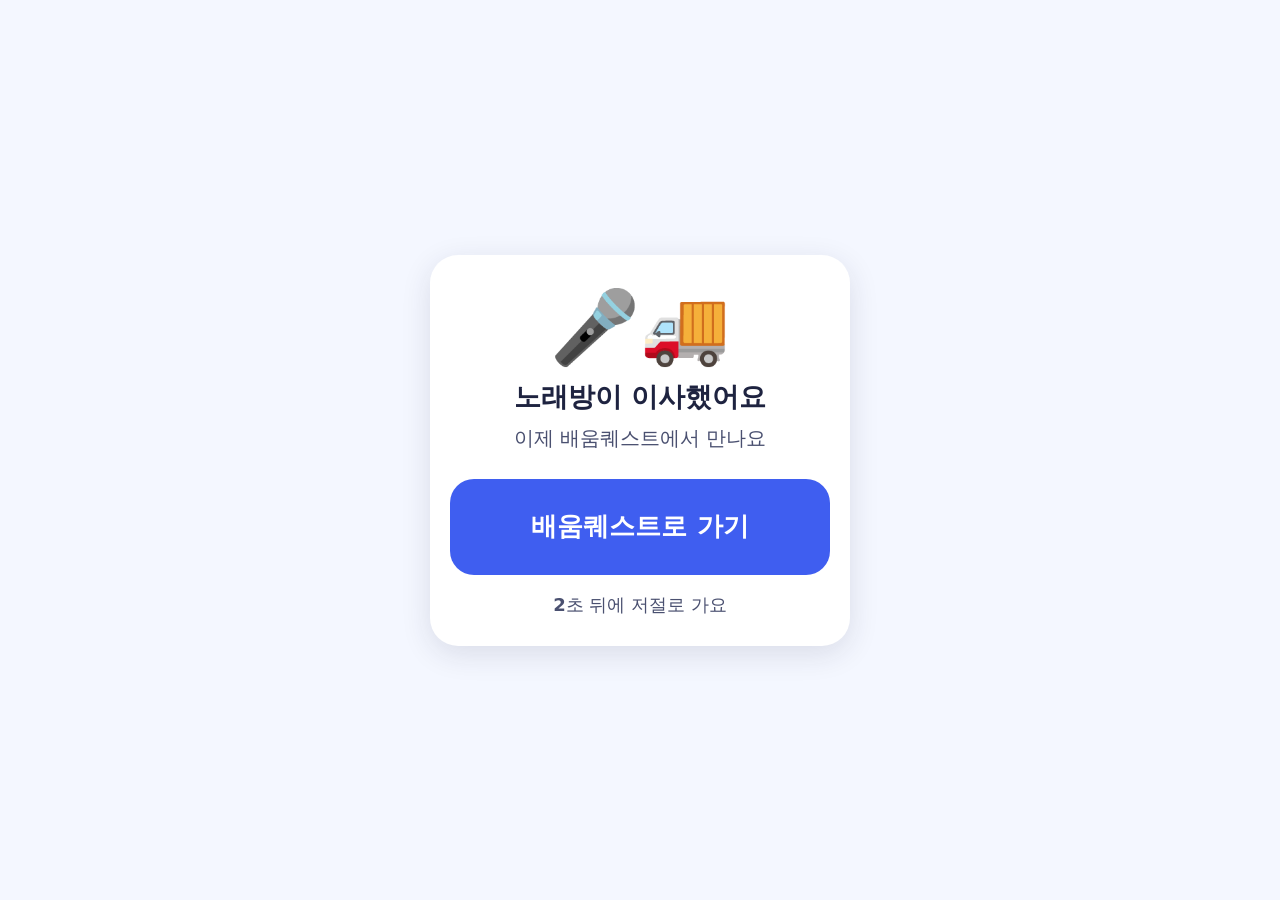
<file: index.html>
<!DOCTYPE html>
<html lang="ko">
<head>
<meta charset="UTF-8">
<meta name="viewport" content="width=device-width,initial-scale=1">
<meta name="robots" content="noindex">
<title>노래방이 이사했어요</title>
<link rel="manifest" href="manifest.json">
<meta name="theme-color" content="#F4F7FF">
<style>
:root{--bg:#F4F7FF;--card:#FFFFFF;--ink:#1E2340;--sub:#4A5070;--btn:#3F5EF0;--btn-ink:#FFFFFF}
@media (prefers-color-scheme:dark){:root{--bg:#12152A;--card:#1C2040;--ink:#EEF1FF;--sub:#B8BEDD}}
*{box-sizing:border-box}
html,body{margin:0;min-height:100%}
body{background:var(--bg);color:var(--ink);font-family:system-ui,-apple-system,'Apple SD Gothic Neo','Malgun Gothic',sans-serif;display:flex;align-items:center;justify-content:center;min-height:100vh;padding:16px;text-align:center}
main{width:100%;max-width:420px;background:var(--card);border-radius:28px;padding:36px 20px 28px;box-shadow:0 8px 30px rgba(30,35,64,.12)}
.ico{font-size:72px;line-height:1}
h1{font-size:27px;margin:16px 0 8px;word-break:keep-all}
p{margin:0;font-size:20px;line-height:1.5;color:var(--sub);word-break:keep-all}
.go{display:flex;align-items:center;justify-content:center;min-height:96px;margin:26px 0 16px;padding:0 16px;border-radius:24px;background:var(--btn);color:var(--btn-ink);font-size:26px;font-weight:800;text-decoration:none}
.go:focus-visible{outline:4px solid #FFB020;outline-offset:3px}
.auto{font-size:18px}
</style>
</head>
<body>
<main>
<div class="ico" aria-hidden="true">🎤🚚</div>
<h1>노래방이 이사했어요</h1>
<p>이제 배움퀘스트에서 만나요</p>
<a class="go" id="go" href="https://bsy522-dot.github.io/levelplay/games/noraebang-v4/index.html">배움퀘스트로 가기</a>
<p class="auto" aria-live="polite"><b id="sec">3</b>초 뒤에 저절로 가요</p>
</main>
<script>
(function(){
var TO='https://bsy522-dot.github.io/levelplay/games/noraebang-v4/index.html';
var ROOT=location.origin+'/karaoke/';
var OWN=/^starvoice-v\d+[a-z]?$/;
var a=document.getElementById('go'),s=document.getElementById('sec');
a.href=TO;
var jobs=[];
try{if('serviceWorker' in navigator){jobs.push(navigator.serviceWorker.getRegistrations().then(function(rs){return Promise.all(rs.filter(function(r){return r.scope.indexOf(ROOT)===0}).map(function(r){return r.unregister()}))}))}}catch(e){}
try{if(window.caches){jobs.push(caches.keys().then(function(ks){return Promise.all(ks.filter(function(k){return OWN.test(k)}).map(function(k){return caches.delete(k)}))}))}}catch(e){}
var clean=Promise.all(jobs).catch(function(){});
var gone=false;
function go(){if(gone)return;gone=true;location.replace(TO)}
a.addEventListener('click',function(e){e.preventDefault();go()});
var n=3,t=setInterval(function(){n--;if(n>0){s.textContent=n;return}clearInterval(t);clean.then(go);setTimeout(go,1500)},1000);
})();
</script>
</file>
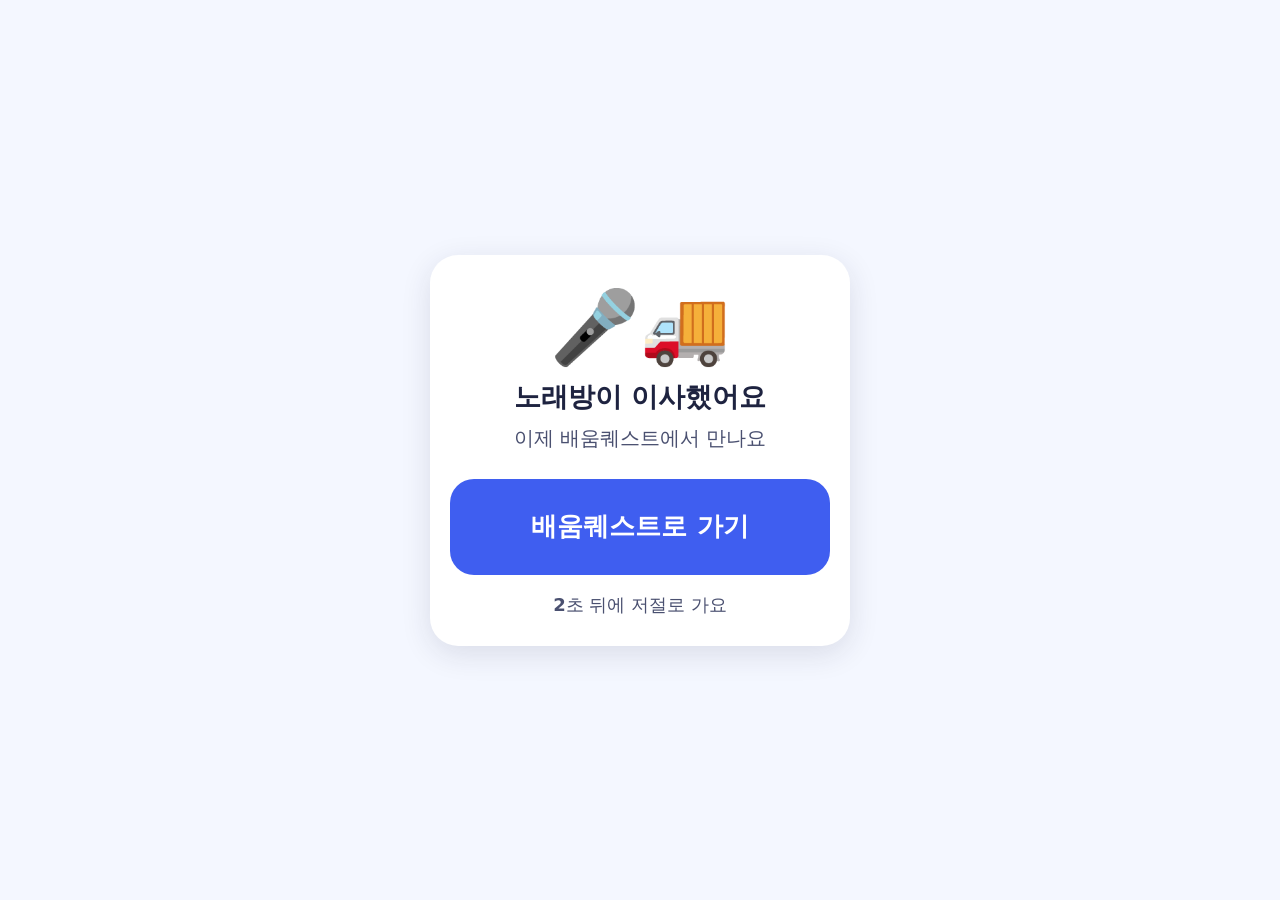
<file: _archive/noraebang-v1.html>
<!DOCTYPE html>
<html lang="ko">
<head>
<meta charset="UTF-8">
<meta name="viewport" content="width=device-width,initial-scale=1">
<meta name="robots" content="noindex">
<title>노래방이 이사했어요</title>
<link rel="manifest" href="../manifest.json">
<meta name="theme-color" content="#F4F7FF">
<style>
:root{--bg:#F4F7FF;--card:#FFFFFF;--ink:#1E2340;--sub:#4A5070;--btn:#3F5EF0;--btn-ink:#FFFFFF}
@media (prefers-color-scheme:dark){:root{--bg:#12152A;--card:#1C2040;--ink:#EEF1FF;--sub:#B8BEDD}}
*{box-sizing:border-box}
html,body{margin:0;min-height:100%}
body{background:var(--bg);color:var(--ink);font-family:system-ui,-apple-system,'Apple SD Gothic Neo','Malgun Gothic',sans-serif;display:flex;align-items:center;justify-content:center;min-height:100vh;padding:16px;text-align:center}
main{width:100%;max-width:420px;background:var(--card);border-radius:28px;padding:36px 20px 28px;box-shadow:0 8px 30px rgba(30,35,64,.12)}
.ico{font-size:72px;line-height:1}
h1{font-size:27px;margin:16px 0 8px;word-break:keep-all}
p{margin:0;font-size:20px;line-height:1.5;color:var(--sub);word-break:keep-all}
.go{display:flex;align-items:center;justify-content:center;min-height:96px;margin:26px 0 16px;padding:0 16px;border-radius:24px;background:var(--btn);color:var(--btn-ink);font-size:26px;font-weight:800;text-decoration:none}
.go:focus-visible{outline:4px solid #FFB020;outline-offset:3px}
.auto{font-size:18px}
</style>
</head>
<body>
<main>
<div class="ico" aria-hidden="true">🎤🚚</div>
<h1>노래방이 이사했어요</h1>
<p>이제 배움퀘스트에서 만나요</p>
<a class="go" id="go" href="https://bsy522-dot.github.io/levelplay/games/noraebang-v4/index.html">배움퀘스트로 가기</a>
<p class="auto" aria-live="polite"><b id="sec">3</b>초 뒤에 저절로 가요</p>
</main>
<script>
(function(){
var TO='https://bsy522-dot.github.io/levelplay/games/noraebang-v4/index.html';
var ROOT=location.origin+'/karaoke/';
var OWN=/^starvoice-v\d+[a-z]?$/;
var a=document.getElementById('go'),s=document.getElementById('sec');
a.href=TO;
var jobs=[];
try{if('serviceWorker' in navigator){jobs.push(navigator.serviceWorker.getRegistrations().then(function(rs){return Promise.all(rs.filter(function(r){return r.scope.indexOf(ROOT)===0}).map(function(r){return r.unregister()}))}))}}catch(e){}
try{if(window.caches){jobs.push(caches.keys().then(function(ks){return Promise.all(ks.filter(function(k){return OWN.test(k)}).map(function(k){return caches.delete(k)}))}))}}catch(e){}
var clean=Promise.all(jobs).catch(function(){});
var gone=false;
function go(){if(gone)return;gone=true;location.replace(TO)}
a.addEventListener('click',function(e){e.preventDefault();go()});
var n=3,t=setInterval(function(){n--;if(n>0){s.textContent=n;return}clearInterval(t);clean.then(go);setTimeout(go,1500)},1000);
})();
</script>
</file>
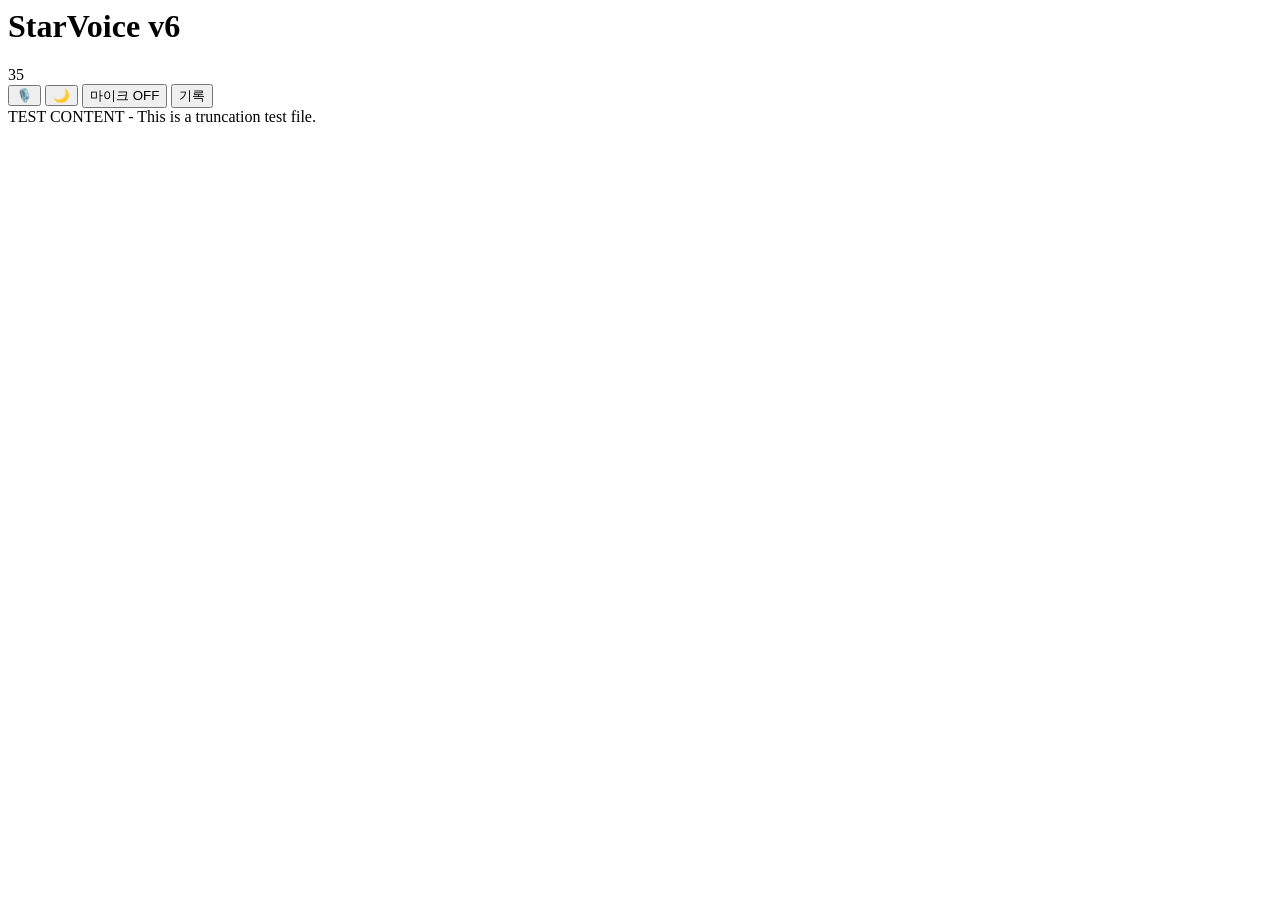
<file: _build/v6/part_ab.html>
</head>
<body>
<div id="app">
  <div id="header">
    <div class="hdr-left">
      <h1>StarVoice v6</h1>
      <span class="song-count-badge" id="songCountBadge">35</span>
    </div>
    <div class="hdr-btns">
      <button id="btnWarmup" title="워밍업" aria-label="워밍업 연습">🎙️</button>
      <button id="btnTheme" title="테마 전환" aria-label="다크/라이트 모드 전환">🌙</button>
      <button id="btnMic" aria-label="마이크 켜기/끄기">마이크 OFF</button>
      <button id="btnHS" aria-label="최고 기록 보기">기록</button>
    </div>
  </div>
TEST CONTENT - This is a truncation test file.
</div>
</body>
</html>
</file>
